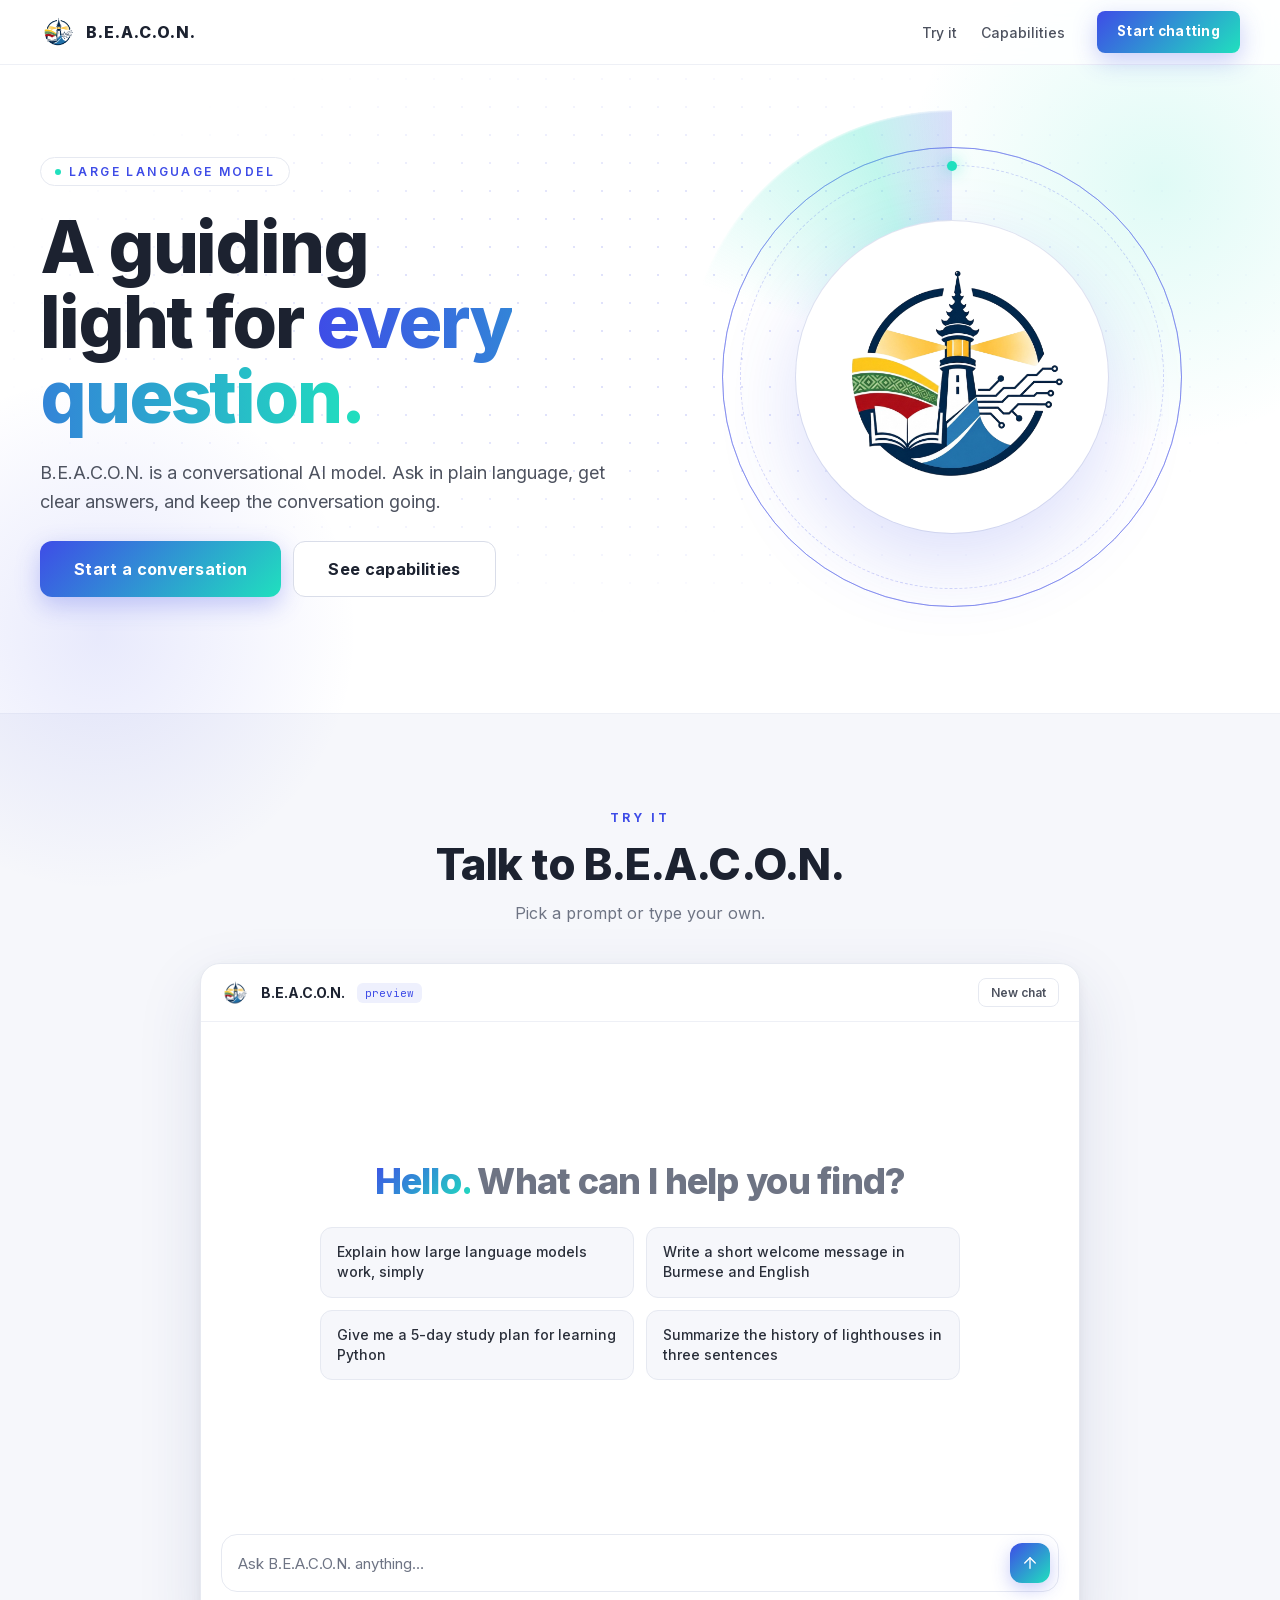
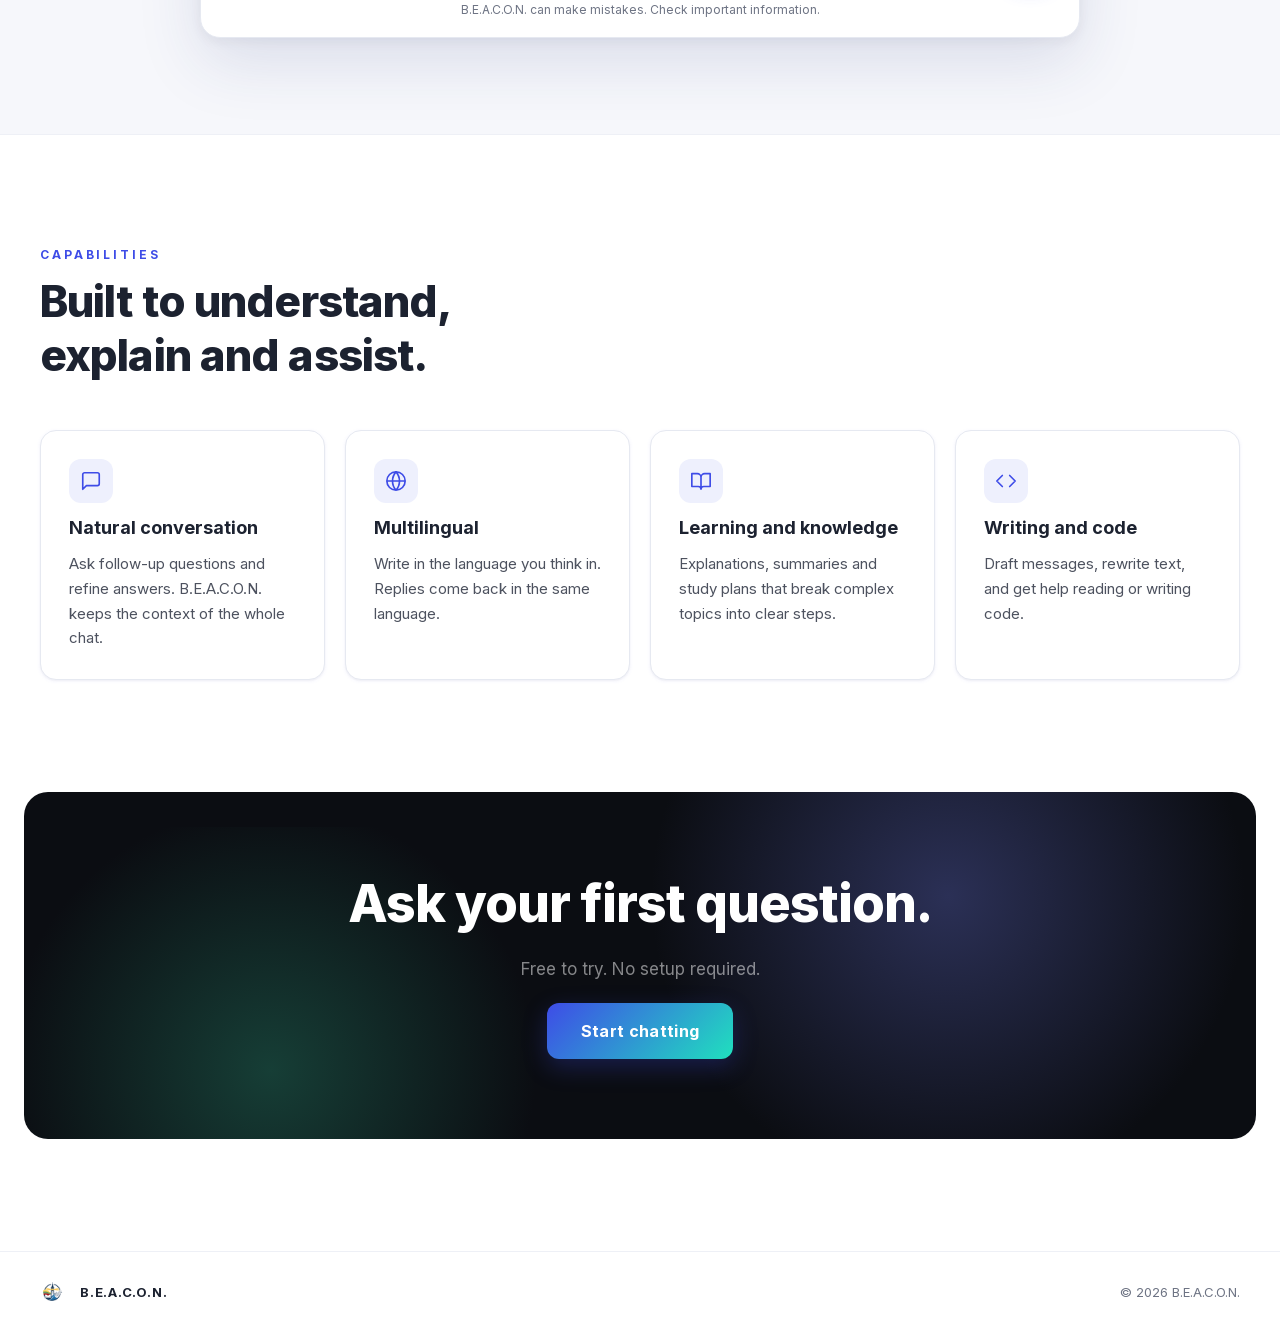
<file: frontend/index.html>
<!doctype html>
<html lang="en"><head><meta charset="utf-8"><meta name="viewport" content="width=device-width, initial-scale=1"><meta name="theme-color" content="#ffffff"><meta name="description" content="B.E.A.C.O.N. — a conversational AI model. Ask in plain language, get clear answers."><title>B.E.A.C.O.N.</title><link rel="icon" href="favicon.svg" type="image/svg+xml"><link rel="stylesheet" href="style.css"></head>
<body>
<div class="page">

 <header class="site-header"><div class="header-inner">
  <a class="brand" href="#top"><img src="beacon-logo.png" alt="B.E.A.C.O.N. logo" width="36" height="36"><span>B.E.A.C.O.N.</span></a>
  <nav><a href="#chat">Try it</a><a href="#capabilities">Capabilities</a></nav>
  <a class="btn btn-primary btn-sm" href="chat.html">Start chatting</a>
 </div></header>

 <section id="top" class="hero">
  <div class="hero-dots" aria-hidden="true"></div><div class="hero-glow teal" aria-hidden="true"></div><div class="hero-glow blue" aria-hidden="true"></div>
  <div class="hero-grid">
   <div class="hero-copy" data-reveal>
    <div class="pill"><span></span>Large Language Model</div>
    <h1>A guiding light for <span class="shimmer">every question.</span></h1>
    <p>B.E.A.C.O.N. is a conversational AI model. Ask in plain language, get clear answers, and keep the conversation going.</p>
    <div class="hero-actions"><a class="btn btn-primary btn-lg" href="chat.html">Start a conversation</a><a class="btn btn-secondary btn-lg" href="#capabilities">See capabilities</a></div>
   </div>
   <div class="hero-visual"><div class="beacon" aria-hidden="true">
    <div class="ring"></div><div class="ring"></div><div class="ring"></div><div class="sweep"></div>
    <div class="orbit"><span></span></div>
    <div class="plate"><img src="beacon-logo.png" alt=""></div>
   </div></div>
  </div>
 </section>

 <section id="chat" class="chat-section"><div class="chat-inner">
  <div class="section-head center" data-reveal><div class="kicker">Try it</div><h2>Talk to B.E.A.C.O.N.</h2><p>Pick a prompt or type your own.</p></div>
  <div class="chat-card demo" data-reveal>
   <div class="chat-top"><img src="beacon-logo.png" alt="" width="28" height="28"><div class="chat-name">B.E.A.C.O.N.</div><div class="chat-badge">preview</div><a class="new-chat" href="chat.html">New chat</a></div>
   <div class="demo-log"><div class="welcome">
    <div class="welcome-title"><span class="gradient-text">Hello.</span><span class="muted"> What can I help you find?</span></div>
    <div class="suggestions">
     <a href="chat.html?q=Explain%20how%20large%20language%20models%20work%2C%20simply">Explain how large language models work, simply</a>
     <a href="chat.html?q=Write%20a%20short%20welcome%20message%20in%20Burmese%20and%20English">Write a short welcome message in Burmese and English</a>
     <a href="chat.html?q=Give%20me%20a%205-day%20study%20plan%20for%20learning%20Python">Give me a 5-day study plan for learning Python</a>
     <a href="chat.html?q=Summarize%20the%20history%20of%20lighthouses%20in%20three%20sentences">Summarize the history of lighthouses in three sentences</a>
    </div>
   </div></div>
   <div class="composer-wrap">
    <form class="composer" action="chat.html" method="get"><label class="sr-only" for="demo-prompt">Your message</label><textarea id="demo-prompt" name="q" rows="1" placeholder="Ask B.E.A.C.O.N. anything…" maxlength="32000"></textarea>
     <button class="send" type="submit" aria-label="Open chat"><svg width="18" height="18" viewBox="0 0 24 24" fill="none" stroke="currentColor" stroke-width="1.8" stroke-linecap="round" stroke-linejoin="round"><path d="M12 19V5"></path><path d="m5 12 7-7 7 7"></path></svg></button>
    </form>
    <div class="disclaimer">B.E.A.C.O.N. can make mistakes. Check important information.</div>
   </div>
  </div>
 </div></section>

 <section id="capabilities" class="capabilities"><div class="cap-inner">
  <div class="section-head" data-reveal><div class="kicker">Capabilities</div><h2>Built to understand, explain and assist.</h2></div>
  <div class="features">
   <div class="feature" data-reveal><div class="feature-icon"><svg width="22" height="22" viewBox="0 0 24 24" fill="none" stroke="currentColor" stroke-width="1.8" stroke-linecap="round" stroke-linejoin="round"><path d="M21 15a2 2 0 0 1-2 2H7l-4 4V5a2 2 0 0 1 2-2h14a2 2 0 0 1 2 2z"></path></svg></div><div class="feature-title">Natural conversation</div><div class="feature-body">Ask follow-up questions and refine answers. B.E.A.C.O.N. keeps the context of the whole chat.</div></div>
   <div class="feature" data-reveal><div class="feature-icon"><svg width="22" height="22" viewBox="0 0 24 24" fill="none" stroke="currentColor" stroke-width="1.8" stroke-linecap="round" stroke-linejoin="round"><path d="M12 2a10 10 0 1 0 0 20 10 10 0 0 0 0-20zM2 12h20M12 2a15 15 0 0 1 0 20M12 2a15 15 0 0 0 0 20"></path></svg></div><div class="feature-title">Multilingual</div><div class="feature-body">Write in the language you think in. Replies come back in the same language.</div></div>
   <div class="feature" data-reveal><div class="feature-icon"><svg width="22" height="22" viewBox="0 0 24 24" fill="none" stroke="currentColor" stroke-width="1.8" stroke-linecap="round" stroke-linejoin="round"><path d="M2 4h6a4 4 0 0 1 4 4v13a3 3 0 0 0-3-3H2zM22 4h-6a4 4 0 0 0-4 4v13a3 3 0 0 1 3-3h7z"></path></svg></div><div class="feature-title">Learning and knowledge</div><div class="feature-body">Explanations, summaries and study plans that break complex topics into clear steps.</div></div>
   <div class="feature" data-reveal><div class="feature-icon"><svg width="22" height="22" viewBox="0 0 24 24" fill="none" stroke="currentColor" stroke-width="1.8" stroke-linecap="round" stroke-linejoin="round"><path d="m16 18 6-6-6-6M8 6l-6 6 6 6"></path></svg></div><div class="feature-title">Writing and code</div><div class="feature-body">Draft messages, rewrite text, and get help reading or writing code.</div></div>
  </div>
 </div></section>

 <section class="cta-wrap"><div class="cta" data-reveal>
  <div class="cta-glow indigo" aria-hidden="true"></div><div class="cta-glow teal" aria-hidden="true"></div>
  <h2>Ask your first question.</h2><p>Free to try. No setup required.</p>
  <a class="btn btn-primary btn-lg" href="chat.html">Start chatting</a>
 </div></section>

 <footer class="site-footer"><div class="footer-inner"><img src="beacon-logo.png" alt="" width="24" height="24"><span class="footer-brand">B.E.A.C.O.N.</span><span class="footer-copy">© 2026 B.E.A.C.O.N.</span></div></footer>
</div>
<script src="landing.js"></script></body></html>
</file>
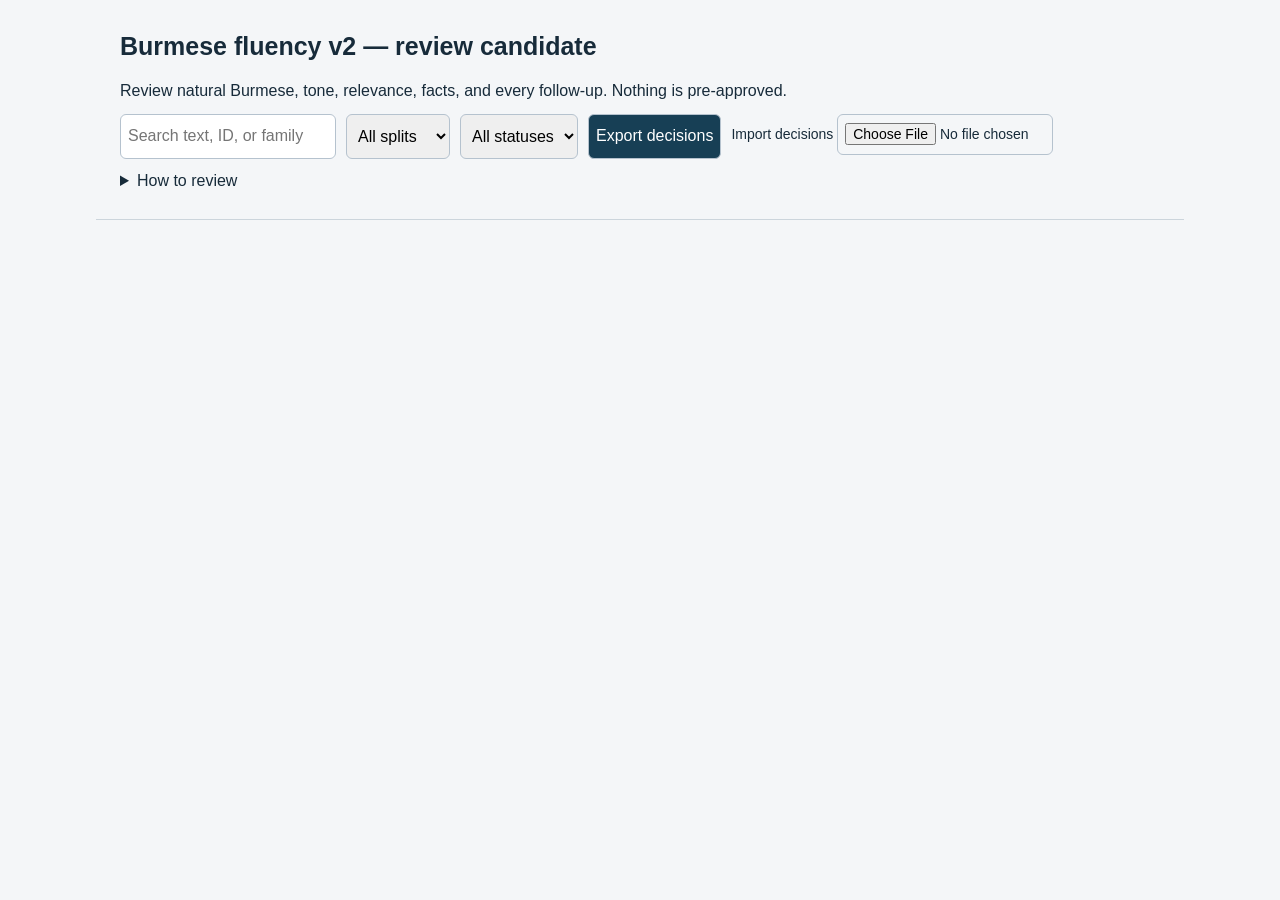
<file: scripts/templates/dataset_review.html>
<!doctype html>
<html lang="en"><meta charset="utf-8"><meta name="viewport" content="width=device-width,initial-scale=1">
<title>Burmese fluency v2 · Dataset review</title>
<style>
body{font:16px/1.8 "Myanmar Text","Noto Sans Myanmar",sans-serif;margin:0;background:#f4f6f8;color:#172b3a}header,main{max-width:1040px;margin:auto;padding:24px}header{position:sticky;top:0;background:#f4f6f8;border-bottom:1px solid #ccd5dc;z-index:1}h1{font-size:25px;margin:0}p{margin:8px 0}input,select,button,textarea{font:inherit;padding:7px;border:1px solid #b5c2ce;border-radius:6px}button{cursor:pointer;background:#173f55;color:white}nav{display:flex;gap:10px;flex-wrap:wrap}article{background:white;border:1px solid #d9e1e7;border-radius:12px;padding:20px;margin-bottom:22px}h2{font-size:19px;margin:0}.meta{color:#566c79;font-size:14px}.turn{white-space:pre-wrap;padding:14px;border-radius:8px;margin:10px 0;background:#f1f5f8}.assistant{background:#edf7f3}.system{font-size:14px}textarea{width:95%;min-height:65px}.controls{display:flex;gap:14px;align-items:center}#status{font-size:14px}label{font-size:14px}
</style>
<header><h1>Burmese fluency v2 — review candidate</h1><p>Review natural Burmese, tone, relevance, facts, and every follow-up. Nothing is pre-approved.</p>
<nav><input id="search" aria-label="Search conversations" placeholder="Search text, ID, or family"><select id="split" aria-label="Split"><option value="">All splits</option><option>train</option><option>validation</option><option>test</option></select><select id="filter" aria-label="Review status"><option value="">All statuses</option><option>pending</option><option>approved</option><option>rejected</option></select><button id="export">Export decisions</button><label>Import decisions <input id="import" type="file" accept=".json" style="max-width:200px"></label></nav><p id="status" role="status"></p>
<details><summary>How to review</summary><p>Decisions are saved locally in this browser when supported. Export a JSON backup before closing. To edit text, change the source .txt files and rebuild; changed text invalidates old decisions. Approve only after checking every turn. Reject records you do not want included. Imports validate every ID and content hash before applying anything.</p></details></header><main id="list"></main>
<script id="records" type="application/json">__RECORDS_JSON__</script>
<script>
const rows=JSON.parse(document.getElementById('records').textContent);
const decisions=new Map(rows.map(r=>[r.id,{id:r.id,content_sha256:r.content_sha256,status:r.review_status,notes:r.review_notes||''}]));
const key='beacon-burmese-fluency-v2-review';let storageMessage='';
try{for(const d of JSON.parse(localStorage.getItem(key)||'[]')){if(decisions.get(d.id)?.content_sha256===d.content_sha256&&['pending','approved','rejected'].includes(d.status))decisions.set(d.id,d)}}catch{storageMessage='Browser storage unavailable; export decisions to save them.'}
function save(){try{localStorage.setItem(key,JSON.stringify([...decisions.values()]))}catch{storageMessage='Browser storage unavailable; export decisions to save them.'}summary()}
function summary(){const counts={pending:0,approved:0,rejected:0};for(const d of decisions.values())counts[d.status]++;document.getElementById('status').textContent=`${rows.length} conversations · ${counts.pending} pending · ${counts.approved} approved · ${counts.rejected} rejected. ${storageMessage}`}
function el(tag,text,cls){const e=document.createElement(tag);if(text!==undefined)e.textContent=text;if(cls)e.className=cls;return e}
function render(){const q=document.getElementById('search').value.toLowerCase(),split=document.getElementById('split').value,status=document.getElementById('filter').value,list=document.getElementById('list');list.replaceChildren();for(const r of rows){const d=decisions.get(r.id);if(split&&r.split!==split||status&&d.status!==status||q&&!JSON.stringify(r).toLowerCase().includes(q))continue;const card=el('article');card.append(el('h2',r.id),el('div',`${r.split} · ${r.tone} · ${r.scenario_family} · ${r.tokens??'unchecked'} tokens`,'meta'));for(const m of r.messages){const turn=el('div',undefined,`turn ${m.role}`);turn.append(el('strong',m.role+'\n'),document.createTextNode(m.content));card.append(turn)}const controls=el('div',undefined,'controls'),label=el('label','Decision '),select=el('select');select.setAttribute('aria-label',r.id+' decision');for(const s of ['pending','approved','rejected']){const o=el('option',s);o.value=s;select.append(o)}select.value=d.status;select.onchange=()=>{d.status=select.value;save()};label.append(select);controls.append(label);card.append(controls);const notes=el('textarea');notes.placeholder='Corrections, unnatural wording, factual issues, or reviewer notes';notes.setAttribute('aria-label',r.id+' review notes');notes.value=d.notes;notes.oninput=()=>{d.notes=notes.value;save()};card.append(notes);list.append(card)}summary()}
for(const id of ['search','split','filter'])document.getElementById(id).addEventListener('input',render);
document.getElementById('export').onclick=()=>{const blob=new Blob([JSON.stringify([...decisions.values()],null,2)],{type:'application/json;charset=utf-8'}),url=URL.createObjectURL(blob),a=el('a');a.href=url;a.download='burmese_fluency_v2.decisions.json';a.click();setTimeout(()=>URL.revokeObjectURL(url),1000)};
document.getElementById('import').onchange=async event=>{try{const data=JSON.parse(await event.target.files[0].text()),seen=new Set();if(!Array.isArray(data))throw Error('Expected an array');for(const d of data){if(seen.has(d.id)||!decisions.has(d.id)||decisions.get(d.id).content_sha256!==d.content_sha256||!['pending','approved','rejected'].includes(d.status)||typeof d.notes!=='string')throw Error('Unknown, duplicate, stale, or malformed decision: '+d.id);seen.add(d.id)}for(const d of data)decisions.set(d.id,d);save();render()}catch(e){alert(e.message)}};
render();
</script></html>
</file>
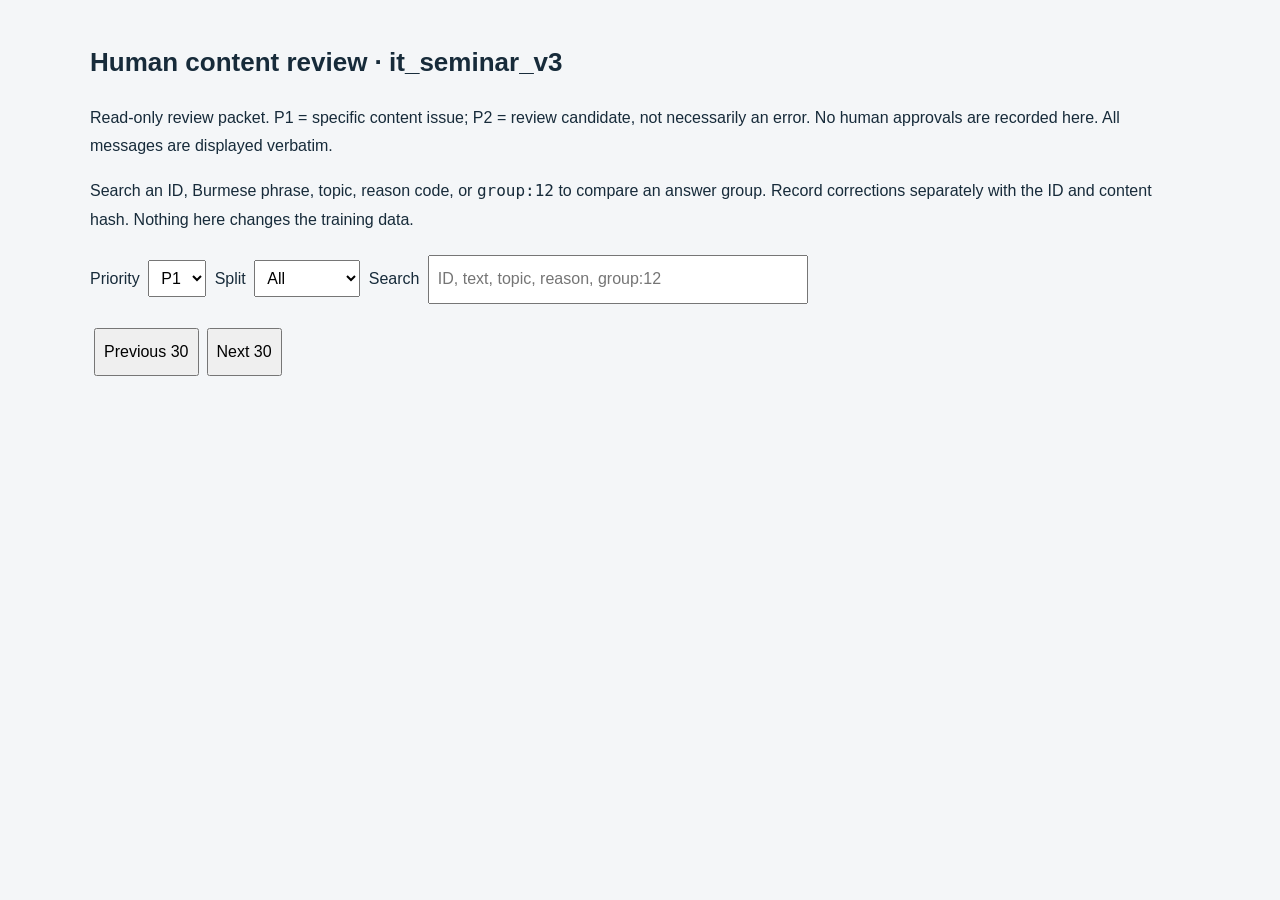
<file: scripts/templates/human_content_review.html>
<!doctype html>
<html lang="en"><meta charset="utf-8"><meta name="viewport" content="width=device-width,initial-scale=1">
<title>Final dataset · Human content review</title>
<style>
body{font:16px/1.8 "Myanmar Text","Noto Sans Myanmar",sans-serif;background:#f4f6f8;color:#172b3a;margin:0}header,main{max-width:1100px;margin:auto;padding:22px}header{background:#f4f6f8}h1{font-size:26px}input,select,button{font:inherit;padding:8px;margin:4px}input{width:360px;max-width:85%}article{background:white;border:1px solid #ccd5dc;border-radius:10px;padding:20px;margin-bottom:20px}h2{font-size:18px;overflow-wrap:anywhere}.turn{white-space:pre-wrap;background:#f0f4f8;padding:14px;margin:8px 0}.assistant{background:#edf7f3}.meta{font-size:14px;overflow-wrap:anywhere}strong{color:#763118}label{display:inline-block}
</style>
<header><h1>Human content review · it_seminar_v3</h1>
<p>Read-only review packet. P1 = specific content issue; P2 = review candidate, not necessarily an error. No human approvals are recorded here. All messages are displayed verbatim.</p>
<p>Search an ID, Burmese phrase, topic, reason code, or <code>group:12</code> to compare an answer group. Record corrections separately with the ID and content hash. Nothing here changes the training data.</p>
<label>Priority <select id="priority"><option>P1</option><option>P2</option><option value="">All</option></select></label>
<label>Split <select id="split"><option value="">All</option><option>train</option><option>validation</option><option>test</option></select></label>
<label>Search <input id="search" placeholder="ID, text, topic, reason, group:12"></label>
<p id="status" role="status"></p><button id="previous">Previous 30</button><button id="next">Next 30</button>
</header><main id="list"></main>
<script id="records" type="application/json">__RECORDS_JSON__</script>
<script>
'use strict';
const rows=JSON.parse(document.getElementById('records').textContent);
const priority=document.getElementById('priority'),split=document.getElementById('split'),search=document.getElementById('search');
let page=0;
if(!rows.some(r=>r.priority==='P1'))priority.value='';
function el(tag,text){const node=document.createElement(tag);if(text!==undefined)node.textContent=text;return node;}
function render(){
 const query=search.value.trim().toLowerCase(), group=/^group:(\d+)$/.exec(query);
 const selected=rows.filter(r=>(!priority.value||r.priority===priority.value)&&(!split.value||r.split===split.value)&&(group?r.review_reasons.some(f=>f.group===Number(group[1])):JSON.stringify(r).toLowerCase().includes(query)));
 page=Math.max(0,Math.min(page,Math.max(0,Math.ceil(selected.length/30)-1)));
 document.getElementById('status').textContent=`${selected.length} matching records; ${rows.length} total queued. Page ${page+1} of ${Math.max(1,Math.ceil(selected.length/30))}.`;
 document.getElementById('previous').disabled=page===0;document.getElementById('next').disabled=(page+1)*30>=selected.length;
 const list=document.getElementById('list');list.replaceChildren();
 for(const r of selected.slice(page*30,(page+1)*30)){
  const card=el('article');card.append(el('h2',`${r.priority} · ${r.id}`));
  const meta=el('p',`${r.split} · ${r.tags} · ${r.release_file}:${r.release_line}`);meta.className='meta';card.append(meta);
  for(const f of r.review_reasons){const p=el('p',`${f.priority} ${f.code}${f.group?' · group:'+f.group:''}: ${f.reason}`);card.append(p);}
  const system=el('details');system.append(el('summary','System prompt'),el('p',r.messages[0].content));card.append(system);
  for(const m of r.messages.slice(1)){const turn=el('div');turn.className='turn '+m.role;turn.append(el('strong',m.role),el('div',m.content));card.append(turn);}
  const hash=el('p','Current content SHA-256: '+r.current_content_sha256);hash.className='meta';card.append(hash);list.append(card);
 }
}
for(const input of [priority,split,search])input.addEventListener('input',()=>{page=0;render();});
document.getElementById('previous').onclick=()=>{page--;render();window.scrollTo(0,0);};
document.getElementById('next').onclick=()=>{page++;render();window.scrollTo(0,0);};
render();
</script></html>
</file>
<file: frontend/style.css>
/* B.E.A.C.O.N. landing + chat — mirrors "BEACON Landing" (xCORE design system tokens). */
@font-face{font-family:'Inter';font-style:normal;font-weight:300 800;font-display:swap;src:url(fonts/inter-latin.woff2) format('woff2');unicode-range:U+0000-00FF,U+0131,U+0152-0153,U+02BB-02BC,U+02C6,U+02DA,U+02DC,U+0304,U+0308,U+0329,U+2000-206F,U+20AC,U+2122,U+2191,U+2193,U+2212,U+2215,U+FEFF,U+FFFD}
@font-face{font-family:'JetBrains Mono';font-style:normal;font-weight:400 600;font-display:swap;src:url(fonts/jetbrains-mono-latin.woff2) format('woff2');unicode-range:U+0000-00FF,U+0131,U+0152-0153,U+02BB-02BC,U+02C6,U+02DA,U+02DC,U+0304,U+0308,U+0329,U+2000-206F,U+20AC,U+2122,U+2191,U+2193,U+2212,U+2215,U+FEFF,U+FFFD}
@font-face{font-family:'Noto Sans Myanmar';font-style:normal;font-weight:400 700;font-display:swap;src:url(fonts/noto-sans-myanmar.woff2) format('woff2');unicode-range:U+1000-109F,U+200C-200D,U+25CC,U+A92E,U+A9E0-A9FE,U+AA60-AA7F,U+116D0-116E3}

:root{
 --core-blue:#3e4ce7;--core-blue-700:#2f3bc4;--core-blue-soft:#eef0fd;--core-teal:#20e0be;
 --gradient-h:linear-gradient(135deg,#3e4ce7 0%,#20e0be 100%);
 --ink:#1c2230;--text-dark:#2a2f3a;--text:#4d525f;--muted:#6e7484;
 --line:#e6e9f1;--line-soft:#eef0f6;--bg-soft:#f6f7fb;
 --navy-950:#0b0d12;--muted-on-dark:rgba(255,255,255,.50);--mesh-indigo:#2b3056;--mesh-teal:#163e36;
 --danger:#dc2626;
 --sans:'Inter',"Hiragino Sans","Noto Sans JP","Noto Sans KR","Noto Sans Myanmar","Myanmar Text","Noto Sans Bengali",system-ui,sans-serif;
 --mono:"JetBrains Mono","SF Mono",ui-monospace,monospace;
 --shadow-sm:0 1px 4px rgba(62,76,231,.06),0 1px 2px rgba(10,16,31,.04);
 --shadow-md:0 8px 24px rgba(62,76,231,.09),0 2px 6px rgba(10,16,31,.04);
 --shadow-lg:0 24px 64px rgba(40,52,120,.13),0 4px 12px rgba(10,16,31,.05);
 --ease:cubic-bezier(.2,.6,.2,1);
}
/* No global border-box: the design sizes boxes content-box (header 1200px + gutters, chat log 440px + padding). */
html{scroll-behavior:smooth}
body{margin:0;background:#fff;font-family:var(--sans);color:var(--text);-webkit-font-smoothing:antialiased}
a{color:var(--core-blue);text-decoration:none}a:hover{color:var(--core-blue-700)}
button,textarea{font:inherit}
textarea::placeholder{color:var(--muted)}
.page{min-height:100vh;background:#fff;overflow-x:hidden}

@keyframes bc-spin{to{transform:rotate(360deg)}}
@keyframes bc-ring{0%{transform:scale(.55);opacity:.7}100%{transform:scale(1.25);opacity:0}}
@keyframes bc-float{0%,100%{transform:translateY(0)}50%{transform:translateY(-10px)}}
@keyframes bc-dot{0%,80%,100%{opacity:.25;transform:translateY(0)}40%{opacity:1;transform:translateY(-3px)}}
@keyframes bc-caret{50%{opacity:0}}
@keyframes bc-in{from{opacity:0;transform:translateY(8px)}to{opacity:1;transform:none}}
@keyframes bc-shimmer{0%{background-position:0% 50%}100%{background-position:200% 50%}}

/* xCORE Button */
.btn{box-sizing:border-box;display:inline-flex;align-items:center;justify-content:center;font-family:var(--sans);font-weight:700;letter-spacing:.02em;line-height:1;border:none;cursor:pointer;white-space:nowrap;transition:transform .25s,box-shadow .25s,border-color .25s,color .25s,background .25s}
.btn-sm{gap:8px;min-height:42px;padding:9px 20px;font-size:13.5px;border-radius:8px}
.btn-lg{gap:10px;min-height:56px;padding:16px 34px;font-size:16px;border-radius:12px}
.btn-primary,.btn-primary:hover{background:var(--gradient-h);color:#fff;box-shadow:0 8px 24px rgba(62,76,231,.28)}
.btn-primary:hover{transform:translateY(-2px);box-shadow:0 12px 32px rgba(32,224,190,.32)}
.btn-secondary{background:#fff;color:var(--ink);border:1px solid #d9dde9}
.btn-secondary:hover{transform:translateY(-2px);border-color:var(--core-blue);color:var(--core-blue)}

/* Header */
.site-header{position:sticky;top:0;z-index:50;background:rgba(255,255,255,.78);backdrop-filter:blur(14px);-webkit-backdrop-filter:blur(14px);border-bottom:1px solid var(--line-soft)}
.header-inner{max-width:1200px;margin:0 auto;padding:0 24px;height:64px;display:flex;align-items:center;gap:32px}
.brand{display:flex;align-items:center;gap:10px;color:var(--ink)}.brand:hover{color:var(--ink)}
.brand img{width:36px;height:36px;object-fit:contain}
.brand span{font-weight:800;font-size:16px;letter-spacing:.06em}
.site-header nav{display:flex;gap:24px;margin-left:auto;font-size:14px;font-weight:500}
.site-header nav a{color:var(--text)}

/* Hero */
.hero{position:relative;padding:72px 24px 96px}
.hero-dots{position:absolute;inset:0;background-image:radial-gradient(rgba(62,76,231,.16) 1px,transparent 1px);background-size:28px 28px;-webkit-mask-image:radial-gradient(ellipse 70% 60% at 50% 40%,#000 30%,transparent 75%);mask-image:radial-gradient(ellipse 70% 60% at 50% 40%,#000 30%,transparent 75%);pointer-events:none}
.hero-glow{position:absolute;width:560px;height:560px;border-radius:50%;pointer-events:none}
.hero-glow.teal{top:-160px;right:-160px;background:radial-gradient(circle,rgba(32,224,190,.14),transparent 65%)}
.hero-glow.blue{bottom:-200px;left:-180px;background:radial-gradient(circle,rgba(62,76,231,.12),transparent 65%)}
.hero-grid{position:relative;max-width:1200px;margin:0 auto;display:grid;grid-template-columns:repeat(auto-fit,minmax(min(100%,420px),1fr));gap:48px;align-items:center}
.hero-copy{display:flex;flex-direction:column;gap:24px}
.pill{display:inline-flex;align-self:flex-start;align-items:center;gap:8px;padding:6px 14px;border:1px solid var(--line);border-radius:999px;background:#fff;font-size:12px;font-weight:600;letter-spacing:.2em;text-transform:uppercase;color:var(--core-blue)}
.pill span{width:6px;height:6px;border-radius:50%;background:var(--core-teal)}
.hero h1{margin:0;font-size:clamp(40px,6vw,72px);line-height:1.04;font-weight:800;letter-spacing:-.03em;color:var(--ink);text-wrap:balance}
.shimmer{background:linear-gradient(90deg,#3e4ce7,#20e0be,#3e4ce7);background-size:200% 100%;-webkit-background-clip:text;background-clip:text;color:transparent;animation:bc-shimmer 6s linear infinite}
.hero-copy p{margin:0;max-width:52ch;font-size:18px;line-height:1.6;color:var(--text);text-wrap:pretty}
.hero-actions{display:flex;flex-wrap:wrap;gap:12px}
.hero-visual{position:relative;display:flex;align-items:center;justify-content:center;min-height:480px}
.beacon{position:relative;width:min(460px,88vw);aspect-ratio:1}
.beacon .ring{position:absolute;inset:0;border-radius:50%;border:1px solid rgba(62,76,231,.28);animation:bc-ring 4.5s infinite var(--ease)}
.beacon .ring:nth-child(2){animation-delay:1.5s}.beacon .ring:nth-child(3){animation-delay:3s}
.beacon .sweep{position:absolute;inset:-8%;border-radius:50%;background:conic-gradient(from 0deg,transparent 0deg,transparent 290deg,rgba(32,224,190,.28) 340deg,rgba(62,76,231,.18) 360deg);-webkit-mask-image:radial-gradient(circle,transparent 30%,#000 31%,#000 70%,transparent 71%);mask-image:radial-gradient(circle,transparent 30%,#000 31%,#000 70%,transparent 71%);animation:bc-spin 7s linear infinite}
.beacon .orbit{position:absolute;inset:4%;border-radius:50%;border:1px dashed rgba(62,76,231,.22);animation:bc-spin 40s linear infinite reverse}
.beacon .orbit span{position:absolute;top:-5px;left:50%;width:10px;height:10px;margin-left:-5px;border-radius:50%;background:var(--core-teal);box-shadow:0 0 16px rgba(32,224,190,.8)}
.beacon .plate{position:absolute;inset:16%;border-radius:50%;background:#fff;box-shadow:0 30px 80px rgba(62,76,231,.18),0 0 0 1px var(--line);display:flex;align-items:center;justify-content:center;animation:bc-float 6s ease-in-out infinite}
.beacon .plate img{width:86%;height:86%;object-fit:contain}

/* Section headings */
.section-head{display:flex;flex-direction:column;gap:12px;max-width:640px}
.section-head.center{max-width:none;text-align:center;align-items:center}
.kicker{font-size:12px;font-weight:700;letter-spacing:.24em;text-transform:uppercase;color:var(--core-blue)}
.section-head h2{margin:0;font-size:clamp(30px,4vw,44px);font-weight:800;letter-spacing:-.02em;color:var(--ink);text-wrap:balance}
.section-head p{margin:0;font-size:16px;color:var(--muted)}

/* Chat */
.chat-section{padding:96px 24px;background:var(--bg-soft);border-top:1px solid var(--line-soft);border-bottom:1px solid var(--line-soft)}
.chat-inner{max-width:880px;margin:0 auto;display:flex;flex-direction:column;gap:40px}
.chat-card{background:#fff;border:1px solid var(--line);border-radius:20px;box-shadow:var(--shadow-lg);overflow:hidden;display:flex;flex-direction:column}
.chat-top{display:flex;align-items:center;gap:12px;padding:14px 20px;border-bottom:1px solid var(--line-soft)}
.chat-top img{width:28px;height:28px;object-fit:contain}
.chat-name{font-weight:700;font-size:14px;color:var(--ink)}
.chat-badge{font-family:var(--mono);font-size:11px;padding:3px 8px;border-radius:6px;background:var(--core-blue-soft);color:var(--core-blue)}
.new-chat{margin-left:auto;border:1px solid var(--line);background:#fff;border-radius:8px;padding:6px 12px;font:600 12px var(--sans);color:var(--text);cursor:pointer}
.new-chat:hover{text-decoration:none;border-color:var(--core-blue);color:var(--core-blue)}
.new-chat:disabled{opacity:.5;cursor:default;border-color:var(--line);color:var(--text)}
#messages,.demo-log{height:440px;overflow-y:auto;padding:28px 24px;display:flex;flex-direction:column;gap:20px;overflow-wrap:anywhere}
.welcome{margin:auto 0;display:flex;flex-direction:column;gap:24px;align-items:center;text-align:center}
.welcome-title{font-size:clamp(26px,3.4vw,36px);font-weight:800;letter-spacing:-.02em;line-height:1.2}
.gradient-text{background:var(--gradient-h);-webkit-background-clip:text;background-clip:text;color:transparent}
.welcome-title .muted{color:var(--muted)}
.suggestions{display:grid;grid-template-columns:repeat(auto-fit,minmax(min(100%,220px),1fr));gap:12px;width:100%;max-width:640px}
.suggestions button,.suggestions a{display:block;text-align:left;border:1px solid var(--line);background:var(--bg-soft);border-radius:12px;padding:14px 16px;font:500 14px/1.45 var(--sans);color:var(--text-dark);cursor:pointer;transition:all 180ms ease}
.suggestions button:hover,.suggestions a:hover{color:var(--text-dark);background:#fff;border-color:rgba(62,76,231,.35);transform:translateY(-2px);box-shadow:var(--shadow-md)}
.message.user{flex:none;align-self:flex-end;max-width:78%;background:var(--core-blue-soft);color:var(--ink);padding:12px 16px;border-radius:18px 18px 4px 18px;font-size:15px;line-height:1.6;white-space:pre-wrap;animation:bc-in 260ms var(--ease)}
.message.assistant{flex:none;display:flex;gap:12px;align-items:flex-start;max-width:92%;animation:bc-in 260ms var(--ease)}
.avatar{flex:none;width:32px;height:32px;border-radius:50%;background:#fff;border:1px solid var(--line);display:flex;align-items:center;justify-content:center}
.avatar img{width:24px;height:24px;object-fit:contain}
.message-body{padding-top:5px;font-size:15px;line-height:1.7;color:var(--text-dark);white-space:pre-wrap;text-wrap:pretty;min-width:0}
.dots{display:inline-flex;gap:5px;padding:8px 0}
.dots span{width:7px;height:7px;border-radius:50%;background:var(--gradient-h);animation:bc-dot 1.2s infinite ease-in-out}
.dots span:nth-child(2){animation-delay:.15s}.dots span:nth-child(3){animation-delay:.3s}
.typing .message-body::after{content:"";display:inline-block;width:2px;height:1.1em;margin-left:2px;vertical-align:-.2em;background:var(--core-blue);animation:bc-caret .9s steps(1) infinite}
.composer-wrap{padding:16px 20px 20px}
.composer{display:flex;align-items:flex-end;gap:10px;border:1px solid var(--line);border-radius:16px;padding:8px 8px 8px 16px;background:#fff;transition:box-shadow 180ms ease,border-color 180ms ease}
.composer:focus-within{border-color:var(--core-blue);box-shadow:0 0 0 3px rgba(62,76,231,.12)}
.composer textarea{box-sizing:border-box;flex:1;min-width:0;border:0;outline:0;resize:none;font:15px/1.5 var(--sans);color:var(--ink);padding:8px 0;max-height:140px;background:transparent}
.send{flex:none;width:40px;height:40px;border:0;border-radius:12px;background:var(--gradient-h);color:#fff;display:flex;align-items:center;justify-content:center;cursor:pointer;box-shadow:0 6px 18px rgba(62,76,231,.28);transition:transform 180ms ease}
.send:hover{transform:translateY(-1px)}
.chat-line{margin:8px 4px 0;font-size:12px;line-height:1.6;color:var(--muted)}
.chat-line:empty{display:none}
.chat-line.error{color:var(--danger)}
.chat-line.notice{padding:8px 12px;border-radius:10px;background:var(--core-blue-soft);color:var(--core-blue)}
.disclaimer{margin-top:10px;text-align:center;font-size:12px;color:var(--muted)}

/* Chat page: the same card, filling the viewport below the header */
.chat-page{height:100vh;height:100dvh;display:flex;flex-direction:column;background:var(--bg-soft)}
.chat-page .header-inner{max-width:none}
.chat-page .brand+.chat-badge{margin-left:-20px}
.chat-page .site-header nav+.new-chat{margin-left:0}
.chat-page .site-header{border-bottom-color:var(--line)}
.chat-main{flex:1;min-height:0;display:flex}
.chat-main .chat-card{flex:1;min-height:0;border:0;border-radius:0;box-shadow:none}
.chat-main #messages{flex:1;height:auto;min-height:0}
.chat-main .composer-wrap{flex:none}

/* Capabilities */
.capabilities{padding:112px 24px}
.cap-inner{max-width:1200px;margin:0 auto;display:flex;flex-direction:column;gap:48px}
.features{display:grid;grid-template-columns:repeat(auto-fit,minmax(min(100%,260px),1fr));gap:20px}
.feature{background:#fff;border:1px solid var(--line);border-radius:16px;padding:28px;display:flex;flex-direction:column;gap:14px;box-shadow:var(--shadow-sm);transition:transform 220ms var(--ease),box-shadow 220ms ease,border-color 220ms ease}
.feature:hover{transform:translateY(-4px);box-shadow:var(--shadow-md);border-color:rgba(62,76,231,.25)}
.feature-icon{width:44px;height:44px;border-radius:12px;background:var(--core-blue-soft);color:var(--core-blue);display:flex;align-items:center;justify-content:center}
.feature-title{font-size:18px;font-weight:700;color:var(--ink)}
.feature-body{font-size:15px;line-height:1.65;color:var(--text)}

/* Call to action + footer */
.cta-wrap{padding:0 24px 112px}
.cta{position:relative;overflow:hidden;max-width:1200px;margin:0 auto;border-radius:24px;background:var(--navy-950);padding:80px 32px;text-align:center;display:flex;flex-direction:column;align-items:center;gap:24px}
.cta-glow{position:absolute;height:140%;pointer-events:none}
.cta-glow.indigo{top:-40%;right:-10%;width:70%;background:radial-gradient(circle,var(--mesh-indigo),transparent 60%)}
.cta-glow.teal{bottom:-50%;left:-10%;width:60%;background:radial-gradient(circle,var(--mesh-teal),transparent 60%)}
.cta h2{position:relative;margin:0;font-size:clamp(30px,4.4vw,52px);font-weight:800;letter-spacing:-.02em;color:#fff;text-wrap:balance}
.cta p{position:relative;margin:0;font-size:17px;color:var(--muted-on-dark)}
.cta .btn{position:relative}
.site-footer{border-top:1px solid var(--line-soft);padding:28px 24px}
.footer-inner{max-width:1200px;margin:0 auto;display:flex;flex-wrap:wrap;gap:16px;align-items:center;font-size:13px;color:var(--muted)}
.footer-inner img{width:24px;height:24px;object-fit:contain}
.footer-brand{font-weight:700;color:var(--ink);letter-spacing:.06em}
.footer-copy{margin-left:auto}

.sr-only{position:absolute;width:1px;height:1px;padding:0;margin:-1px;overflow:hidden;clip:rect(0,0,0,0);white-space:nowrap;border:0}
:focus-visible{outline:2px solid var(--core-blue);outline-offset:3px}
[hidden]{display:none!important}
@media(prefers-reduced-motion:reduce){html{scroll-behavior:auto}*,*::before,*::after{animation:none!important;transition:none!important}}
@media(max-width:560px){.site-header nav{display:none}.header-inner{justify-content:space-between}}
@media(max-width:560px){.chat-page .header-inner{justify-content:flex-start}.chat-page .site-header nav+.new-chat{margin-left:auto}}
</file>
